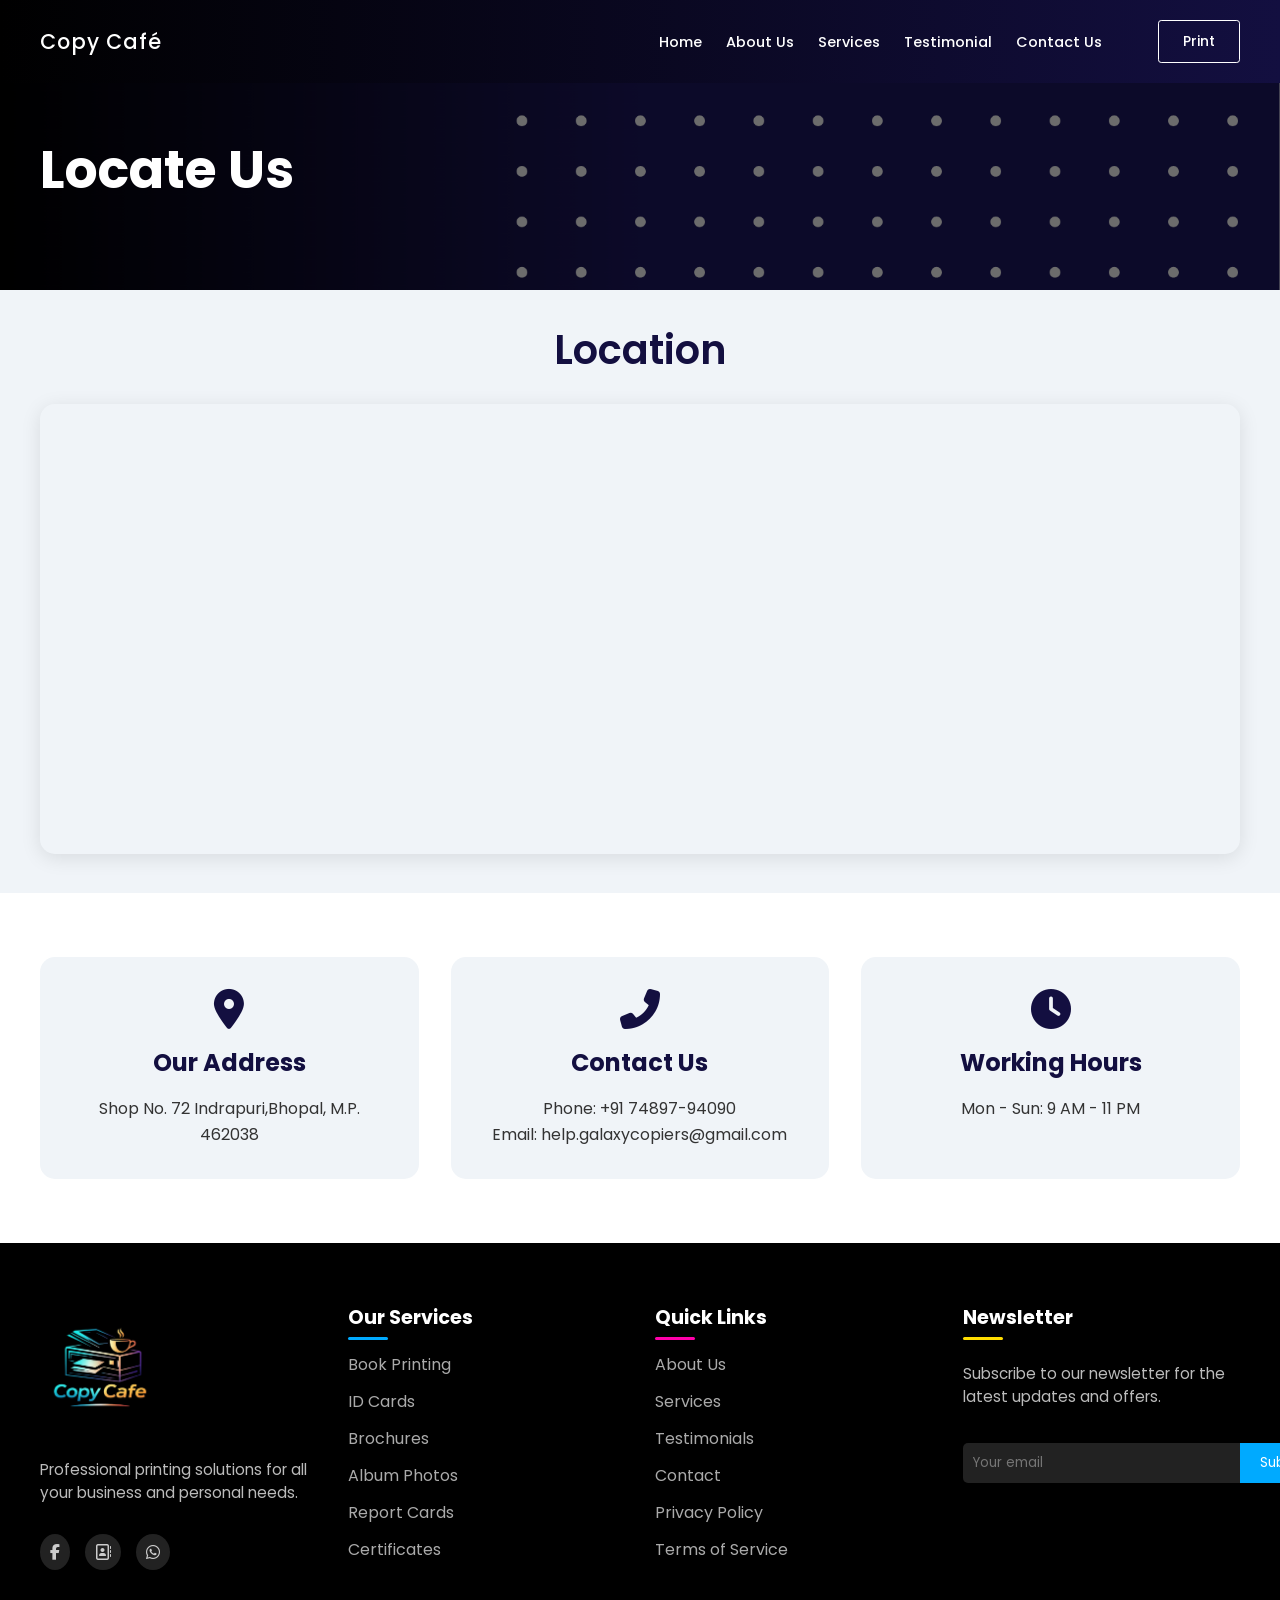
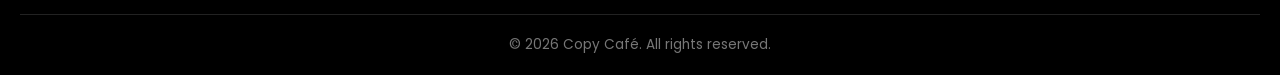
<file: locate.html>
<!DOCTYPE html>
<html lang="en">
	<head>
		<meta charset="UTF-8" />
		<meta name="viewport" content="width=device-width, initial-scale=1" />
		<title>Locate Us - Copy Café</title>
		<!-- -----------Fav Icon----------- -->
		<link
			rel="shortcut icon"
			href="images/fav-icon.png"
			type="image/x-icon"
		/>

		<!-- Google Fonts -->
		<link
			href="https://fonts.googleapis.com/css2?family=Poppins:wght@400;600&display=swap"
			rel="stylesheet"
		/>

		<!-- Font Awesome -->
		<link
			rel="stylesheet"
			href="https://cdnjs.cloudflare.com/ajax/libs/font-awesome/6.5.0/css/all.min.css"
		/>

		<!-- CSS -->
		 <link rel="stylesheet" href="styles.css">
		<link rel="stylesheet" href="locate.css" />
	</head>

	<!-- ------Header----- -->
	<header>
		<nav class="nav-container">
			<div class="container nav" id="head">
				<!-- Logo -->
				<a href="#" class="logo">Copy Café</a>

				<!-- Navbar -->
				<div class="navbar">
					<li><a href="index.html" class="nav-link">Home</a></li>
					<li>
						<a href="index.html#about" class="nav-link">About Us</a>
					</li>
					<li>
						<a href="index.html#services" class="nav-link">Services</a>
					</li>
					<li>
						<a href="index.html#testimonial" class="nav-link"
							>Testimonial</a
						>
					</li>
					<li><a href="contact.html" class="nav-link">Contact Us</a></li>
					<a href="print-request.html" class="register-btn btn">Print</a>
				</div>

				<!-- Menu Icon - move this inside container.nav -->
				<div class="menu-icon">
					<div class="line1"></div>
					<div class="line2"></div>
					<div class="line3"></div>
				</div>
			</div>
		</nav>
	</header>

	<section class="hero-banner">
		<div class="hero-content">
		  <h3>Locate Us</h3>
		</div>
	  </section>
	  

	<body>
		<section class="map-section">
			<h1 class="page-title">Location</h1>
			<div class="map-container">
				<iframe
					src="https://www.google.com/maps/embed?pb=!1m18!1m12!1m3!1d221.03233365339605!2d81.3381822868861!3d21.167912557820408!2m3!1f0!2f0!3f0!3m2!1i1024!2i768!4f13.1!3m3!1m2!1s0x3a2922b0a2f8f9cd%3A0x2629137c2d828f25!2sGalaxy%20Copiers%20%26%20Services!5e1!3m2!1sen!2sin!4v1745665287271!5m2!1sen!2sin"
					width="100%"
					height="450"
					style="border: 0"
					allowfullscreen=""
					loading="lazy"
					referrerpolicy="no-referrer-when-downgrade"
				></iframe>
			</div>
		</section>

		<section class="info-section">
			<div class="info-grid">
				<div class="info-box">
					<i class="fas fa-map-marker-alt"></i>
					<h3>Our Address</h3>
					<p>Shop No. 72 Indrapuri,Bhopal, M.P. 462038</p>
				</div>
				<div class="info-box">
					<i class="fas fa-phone-alt"></i>
					<h3>Contact Us</h3>
					<p>
						Phone: +91 74897-94090<br />Email: help.galaxycopiers@gmail.com
					</p>
				</div>
				<div class="info-box">
					<i class="fas fa-clock"></i>
					<h3>Working Hours</h3>
					<p>
						Mon - Sun: 9 AM - 11 PM
					</p>
				</div>
			</div>
		</section>

		<!-- --------------------New footer----------------------- -->
		<footer class="footer">
			<div class="footer-container">
				<div class="footer-col">
					<a href="index.html">
					<img src="./images/logo.png" alt="Logo" class="footer-logo" /></a>
					<p>
						Professional printing solutions for all your business
						and personal needs.
					</p>
					<div class="social-icons">
						<a
							href="https://www.facebook.com/"
							target="_blank"
							><i class="fab fa-facebook-f"></i
						></a>
						<a
							href="https://www.justdial.com/Bhilai/"
							target="_blank"
							><i class="fa-regular fa-address-book"></i
						></a>
						<a href="https://wa.me/917489794090" target="_blank"
							><i class="fab fa-whatsapp"></i
						></a>
					</div>
				</div>

				<div class="footer-col">
					<h4 class="footer-heading blue">Our Services</h4>
					<ul>
						<li><a href="contact.html">Book Printing</a></li>
						<li><a href="index.html#idcard">ID Cards</a></li>
						<li><a href="contact.html">Brochures</a></li>
						<li><a href="index.html#album">Album Photos</a></li>
						<li><a href="contact.html">Report Cards</a></li>
						<li><a href="contact.html">Certificates</a></li>
					</ul>
				</div>

				<div class="footer-col">
					<h4 class="footer-heading pink">Quick Links</h4>
					<ul>
						<li><a href="index.html#about">About Us</a></li>
						<li><a href="index.html#services">Services</a></li>
						<li><a href="index.html#testimonial">Testimonials</li>
						<li><a href="contact.html">Contact</a></li>
						<li><a href="privacy-policy.html">Privacy Policy</a></li>
						<li><a href="terms.html">Terms of Service</a></li>
					</ul>

				</div>

				<div class="footer-col">
					<h4 class="footer-heading yellow">Newsletter</h4>
					<p>
						Subscribe to our newsletter for the latest updates and
						offers.
					</p>
					<form class="subscribe-form" name="submit-to-google-sheet">
						<input type="email" placeholder="Your email" name="email" required />
						<button type="submit">Subscribe</button>
					</form>
					<p id="form-message" style="color: green; margin-top: 10px;"></p>
				</div>
			</div>

			<div class="footer-bottom">
				© 2026 Copy Café. All rights reserved.
			</div>
		</footer>
		<!-- ------Link To Js--------- -->
		<script src="./main.js"></script>
	  	  
	  <script>
		document.addEventListener('DOMContentLoaded', function () {
		  const scriptURL = 'https://script.google.com/macros/s/AKfycbwfayMaai2-K6u4M07jL-VWuwxUphTdIqPU4S1xa-ybxd8fmvgsS54rv_glllTu1a_c/exec';
		  const form = document.forms['submit-to-google-sheet'];
		  const msg = document.getElementById('form-message');
	  
		  if (!form) {
			console.warn("Form not found!");
			return;
		  }
	  
		  form.addEventListener('submit', function (e) {
			e.preventDefault();
			fetch(scriptURL, {
			  method: 'POST',
			  body: new FormData(form)
			})
			  .then(response => {
				msg.textContent = "Thanks for signing up!";
				form.reset();
				setTimeout(() => msg.textContent = "", 3000);
			  })
			  .catch(error => {
				console.error('Error!', error.message);
				msg.textContent = "There was an error. Please try again.";
			  });
		  });
		});
	  </script>  
	  </body>
</html>
</file>
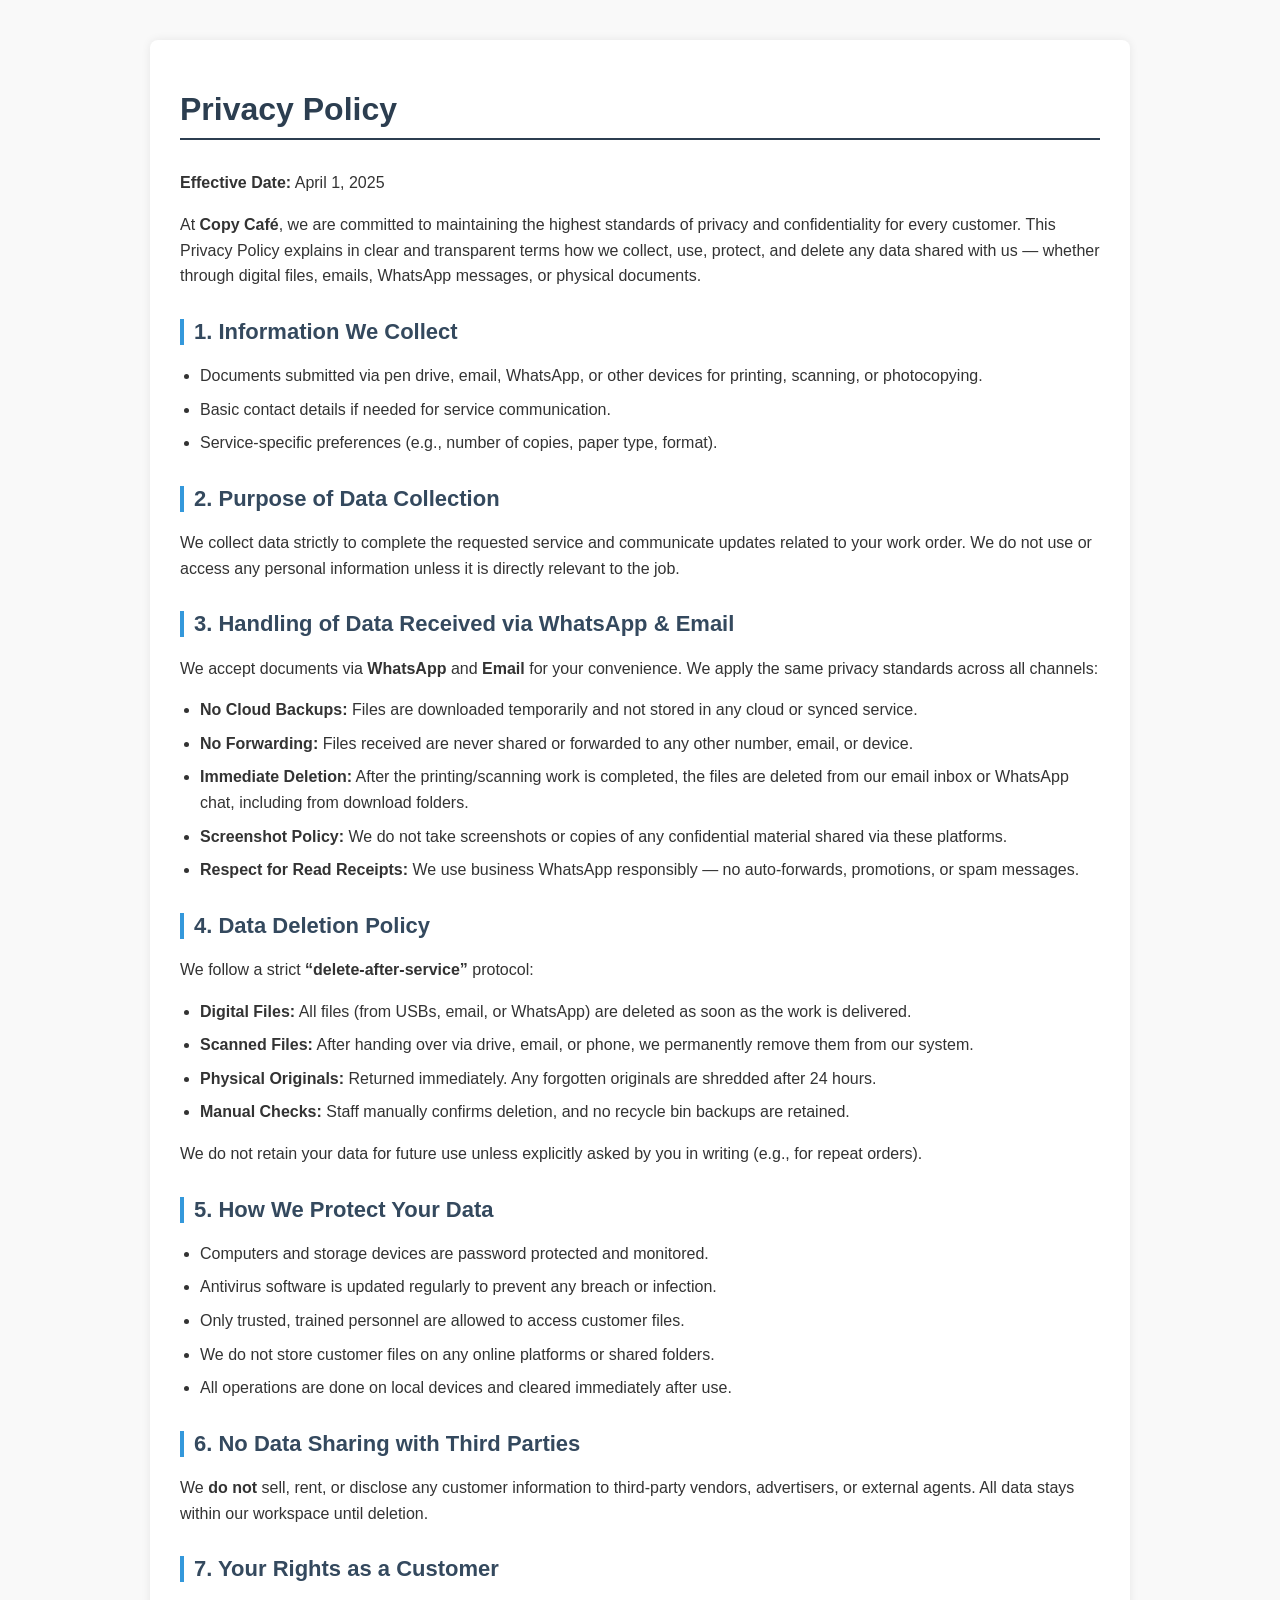
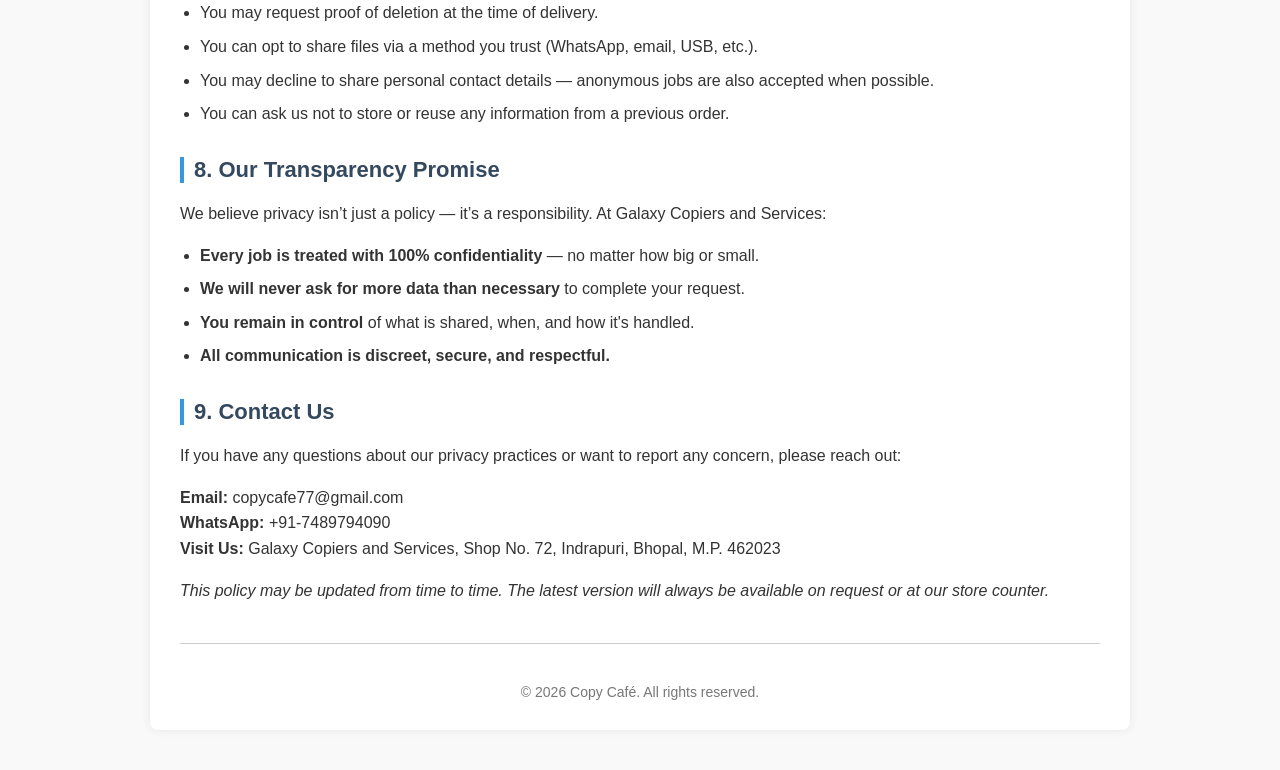
<file: privacy-policy.html>
<!DOCTYPE html>
<html lang="en">
<head>
  <meta charset="UTF-8" />
  <meta name="viewport" content="width=device-width, initial-scale=1.0"/>
  <title>Privacy Policy | Copy Café</title>
    <link rel="shortcut icon" href="images/fav-icon.png" type="image/x-icon"/>
  <style>
    body {
      font-family: 'Segoe UI', Tahoma, Geneva, Verdana, sans-serif;
      background-color: #f9f9f9;
      margin: 0;
      padding: 0;
      color: #333;
    }

    .container {
      max-width: 920px;
      margin: 40px auto;
      padding: 30px;
      background-color: #fff;
      box-shadow: 0 0 10px rgba(0,0,0,0.08);
      border-radius: 8px;
    }

    h1 {
      color: #2c3e50;
      font-size: 32px;
      border-bottom: 2px solid #2c3e50;
      padding-bottom: 10px;
      margin-bottom: 30px;
    }

    h2 {
      color: #34495e;
      font-size: 22px;
      margin-top: 30px;
      border-left: 4px solid #3498db;
      padding-left: 10px;
    }

    p, ul {
      font-size: 16px;
      line-height: 1.6;
    }

    ul {
      padding-left: 20px;
    }

    li {
      margin-bottom: 8px;
    }

    footer {
      text-align: center;
      font-size: 14px;
      color: #777;
      margin-top: 40px;
    }

    hr {
      margin-top: 40px;
      border: none;
      border-top: 1px solid #ccc;
    }
  </style>
</head>
<body>
  <div class="container">
    <h1>Privacy Policy</h1>
    <p><strong>Effective Date:</strong> April 1, 2025</p>

    <p>
      At <strong>Copy Café</strong>, we are committed to maintaining the highest standards of privacy and confidentiality for every customer. This Privacy Policy explains in clear and transparent terms how we collect, use, protect, and delete any data shared with us — whether through digital files, emails, WhatsApp messages, or physical documents.
    </p>

    <h2>1. Information We Collect</h2>
    <ul>
      <li>Documents submitted via pen drive, email, WhatsApp, or other devices for printing, scanning, or photocopying.</li>
      <li>Basic contact details if needed for service communication.</li>
      <li>Service-specific preferences (e.g., number of copies, paper type, format).</li>
    </ul>

    <h2>2. Purpose of Data Collection</h2>
    <p>We collect data strictly to complete the requested service and communicate updates related to your work order. We do not use or access any personal information unless it is directly relevant to the job.</p>

    <h2>3. Handling of Data Received via WhatsApp & Email</h2>
    <p>We accept documents via <strong>WhatsApp</strong> and <strong>Email</strong> for your convenience. We apply the same privacy standards across all channels:</p>
    <ul>
      <li><strong>No Cloud Backups:</strong> Files are downloaded temporarily and not stored in any cloud or synced service.</li>
      <li><strong>No Forwarding:</strong> Files received are never shared or forwarded to any other number, email, or device.</li>
      <li><strong>Immediate Deletion:</strong> After the printing/scanning work is completed, the files are deleted from our email inbox or WhatsApp chat, including from download folders.</li>
      <li><strong>Screenshot Policy:</strong> We do not take screenshots or copies of any confidential material shared via these platforms.</li>
      <li><strong>Respect for Read Receipts:</strong> We use business WhatsApp responsibly — no auto-forwards, promotions, or spam messages.</li>
    </ul>

    <h2>4. Data Deletion Policy</h2>
    <p>We follow a strict <strong>“delete-after-service”</strong> protocol:</p>
    <ul>
      <li><strong>Digital Files:</strong> All files (from USBs, email, or WhatsApp) are deleted as soon as the work is delivered.</li>
      <li><strong>Scanned Files:</strong> After handing over via drive, email, or phone, we permanently remove them from our system.</li>
      <li><strong>Physical Originals:</strong> Returned immediately. Any forgotten originals are shredded after 24 hours.</li>
      <li><strong>Manual Checks:</strong> Staff manually confirms deletion, and no recycle bin backups are retained.</li>
    </ul>
    <p>We do not retain your data for future use unless explicitly asked by you in writing (e.g., for repeat orders).</p>

    <h2>5. How We Protect Your Data</h2>
    <ul>
      <li>Computers and storage devices are password protected and monitored.</li>
      <li>Antivirus software is updated regularly to prevent any breach or infection.</li>
      <li>Only trusted, trained personnel are allowed to access customer files.</li>
      <li>We do not store customer files on any online platforms or shared folders.</li>
      <li>All operations are done on local devices and cleared immediately after use.</li>
    </ul>

    <h2>6. No Data Sharing with Third Parties</h2>
    <p>We <strong>do not</strong> sell, rent, or disclose any customer information to third-party vendors, advertisers, or external agents. All data stays within our workspace until deletion.</p>

    <h2>7. Your Rights as a Customer</h2>
    <ul>
      <li>You may request proof of deletion at the time of delivery.</li>
      <li>You can opt to share files via a method you trust (WhatsApp, email, USB, etc.).</li>
      <li>You may decline to share personal contact details — anonymous jobs are also accepted when possible.</li>
      <li>You can ask us not to store or reuse any information from a previous order.</li>
    </ul>

    <h2>8. Our Transparency Promise</h2>
    <p>We believe privacy isn’t just a policy — it’s a responsibility. At Galaxy Copiers and Services:</p>
    <ul>
      <li><strong>Every job is treated with 100% confidentiality</strong> — no matter how big or small.</li>
      <li><strong>We will never ask for more data than necessary</strong> to complete your request.</li>
      <li><strong>You remain in control</strong> of what is shared, when, and how it's handled.</li>
      <li><strong>All communication is discreet, secure, and respectful.</strong></li>
    </ul>

    <h2>9. Contact Us</h2>
    <p>If you have any questions about our privacy practices or want to report any concern, please reach out:</p>
    <p>
      <strong>Email:</strong> copycafe77@gmail.com<br/>
      <strong>WhatsApp:</strong> +91-7489794090<br/>
      <strong>Visit Us:</strong> Galaxy Copiers and Services, Shop No. 72, Indrapuri, Bhopal, M.P. 462023
    </p>

    <p><em>This policy may be updated from time to time. The latest version will always be available on request or at our store counter.</em></p>

    <hr/>
    <footer>
      &copy; 2026 Copy Café. All rights reserved.
    </footer>
  </div>
</body>
</html>
</file>
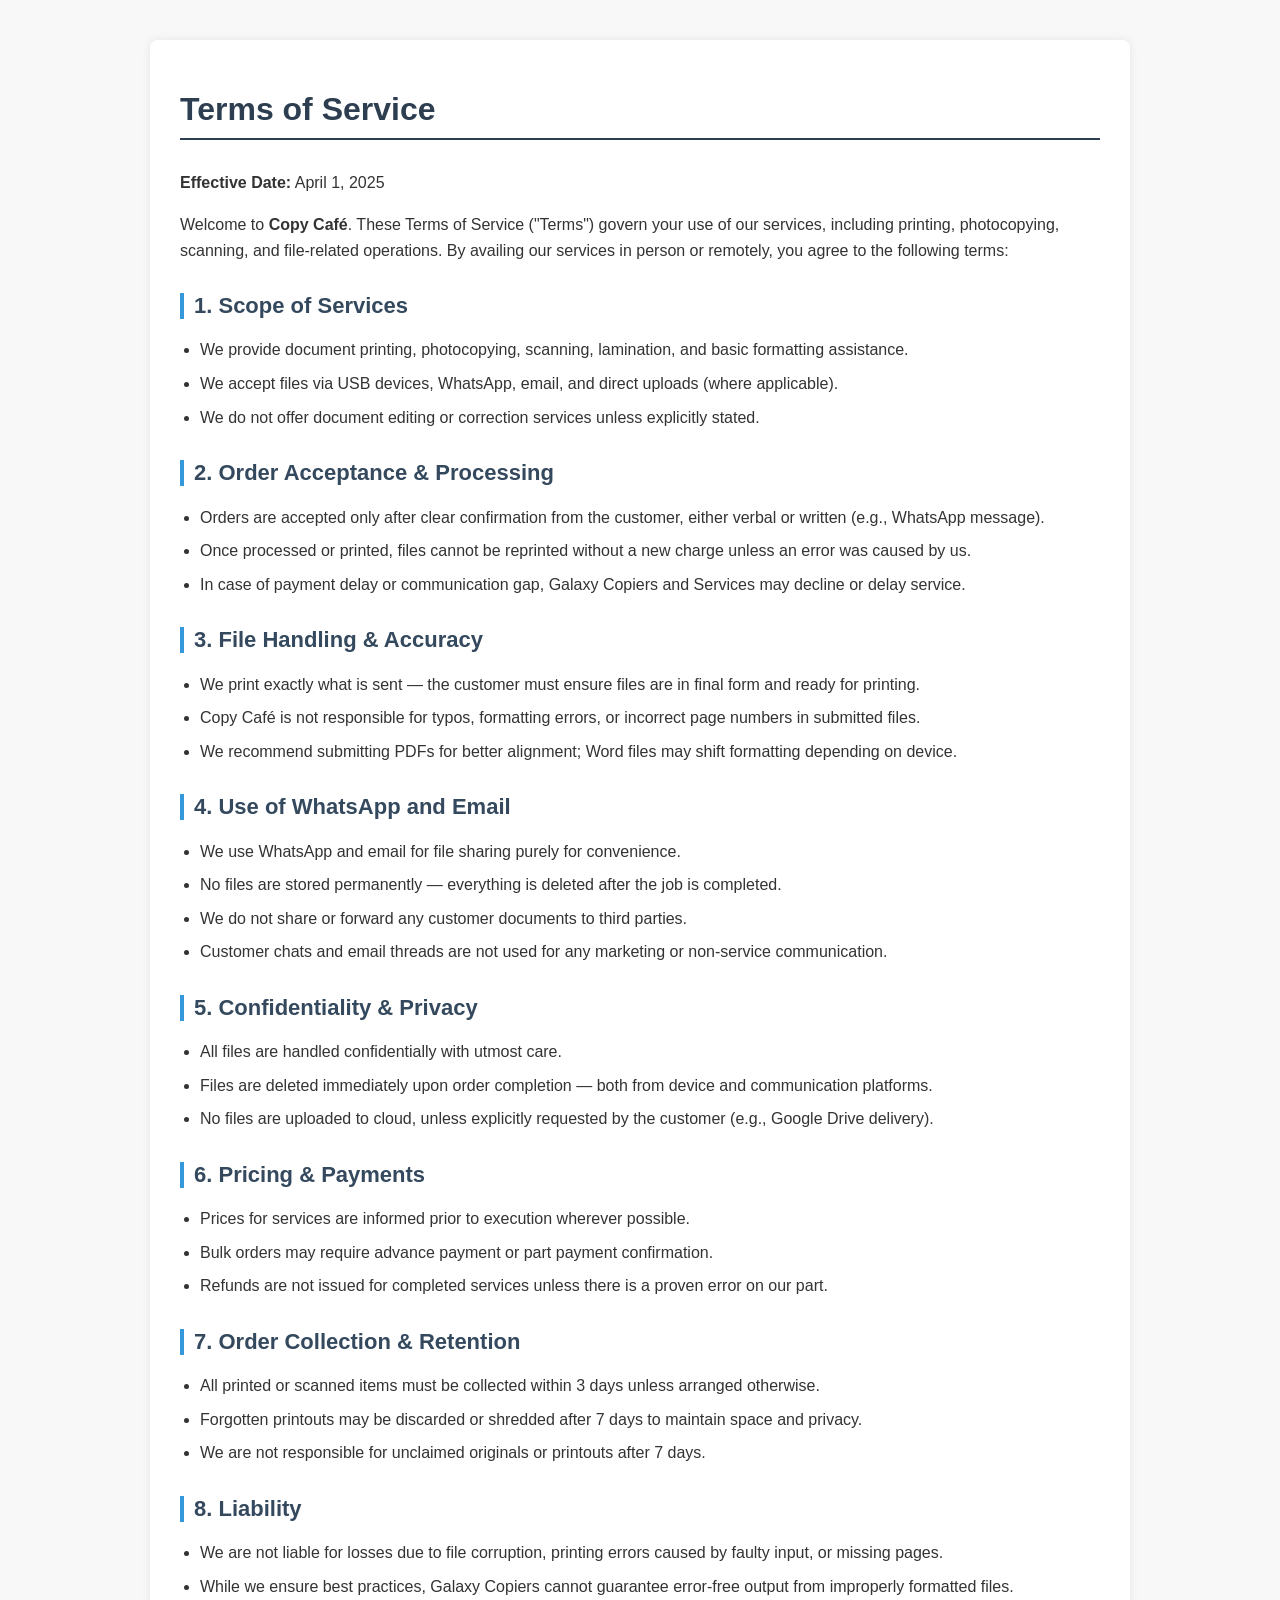
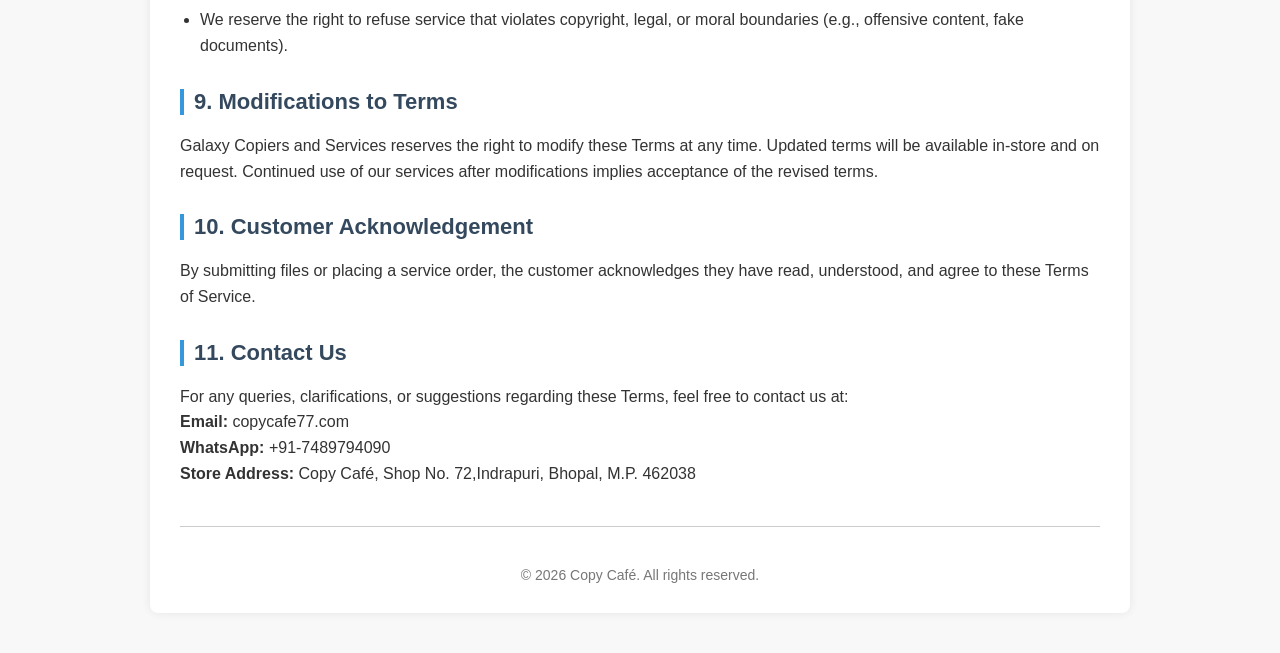
<file: terms.html>
<!DOCTYPE html>
<html lang="en">
<head>
  <meta charset="UTF-8" />
  <meta name="viewport" content="width=device-width, initial-scale=1.0"/>
  <title>Terms of Service | Copy Café</title>
  <style>
    body {
      font-family: 'Segoe UI', Tahoma, Geneva, Verdana, sans-serif;
      background-color: #f8f8f8;
      margin: 0;
      padding: 0;
      color: #333;
    }

    .container {
      max-width: 920px;
      margin: 40px auto;
      padding: 30px;
      background-color: #fff;
      box-shadow: 0 0 10px rgba(0,0,0,0.08);
      border-radius: 8px;
    }

    h1 {
      font-size: 32px;
      color: #2c3e50;
      border-bottom: 2px solid #2c3e50;
      padding-bottom: 10px;
      margin-bottom: 30px;
    }

    h2 {
      font-size: 22px;
      color: #34495e;
      margin-top: 30px;
      border-left: 4px solid #3498db;
      padding-left: 10px;
    }

    p, ul {
      font-size: 16px;
      line-height: 1.6;
    }

    ul {
      padding-left: 20px;
    }

    li {
      margin-bottom: 8px;
    }

    footer {
      text-align: center;
      font-size: 14px;
      color: #777;
      margin-top: 40px;
    }

    hr {
      margin-top: 40px;
      border: none;
      border-top: 1px solid #ccc;
    }
  </style>
</head>
<body>
  <div class="container">
    <h1>Terms of Service</h1>
    <p><strong>Effective Date:</strong> April 1, 2025</p>

    <p>
      Welcome to <strong>Copy Café</strong>. These Terms of Service ("Terms") govern your use of our services, including printing, photocopying, scanning, and file-related operations. By availing our services in person or remotely, you agree to the following terms:
    </p>

    <h2>1. Scope of Services</h2>
    <ul>
      <li>We provide document printing, photocopying, scanning, lamination, and basic formatting assistance.</li>
      <li>We accept files via USB devices, WhatsApp, email, and direct uploads (where applicable).</li>
      <li>We do not offer document editing or correction services unless explicitly stated.</li>
    </ul>

    <h2>2. Order Acceptance & Processing</h2>
    <ul>
      <li>Orders are accepted only after clear confirmation from the customer, either verbal or written (e.g., WhatsApp message).</li>
      <li>Once processed or printed, files cannot be reprinted without a new charge unless an error was caused by us.</li>
      <li>In case of payment delay or communication gap, Galaxy Copiers and Services may decline or delay service.</li>
    </ul>

    <h2>3. File Handling & Accuracy</h2>
    <ul>
      <li>We print exactly what is sent — the customer must ensure files are in final form and ready for printing.</li>
      <li>Copy Café is not responsible for typos, formatting errors, or incorrect page numbers in submitted files.</li>
      <li>We recommend submitting PDFs for better alignment; Word files may shift formatting depending on device.</li>
    </ul>

    <h2>4. Use of WhatsApp and Email</h2>
    <ul>
      <li>We use WhatsApp and email for file sharing purely for convenience.</li>
      <li>No files are stored permanently — everything is deleted after the job is completed.</li>
      <li>We do not share or forward any customer documents to third parties.</li>
      <li>Customer chats and email threads are not used for any marketing or non-service communication.</li>
    </ul>

    <h2>5. Confidentiality & Privacy</h2>
    <ul>
      <li>All files are handled confidentially with utmost care.</li>
      <li>Files are deleted immediately upon order completion — both from device and communication platforms.</li>
      <li>No files are uploaded to cloud, unless explicitly requested by the customer (e.g., Google Drive delivery).</li>
    </ul>

    <h2>6. Pricing & Payments</h2>
    <ul>
      <li>Prices for services are informed prior to execution wherever possible.</li>
      <li>Bulk orders may require advance payment or part payment confirmation.</li>
      <li>Refunds are not issued for completed services unless there is a proven error on our part.</li>
    </ul>

    <h2>7. Order Collection & Retention</h2>
    <ul>
      <li>All printed or scanned items must be collected within 3 days unless arranged otherwise.</li>
      <li>Forgotten printouts may be discarded or shredded after 7 days to maintain space and privacy.</li>
      <li>We are not responsible for unclaimed originals or printouts after 7 days.</li>
    </ul>

    <h2>8. Liability</h2>
    <ul>
      <li>We are not liable for losses due to file corruption, printing errors caused by faulty input, or missing pages.</li>
      <li>While we ensure best practices, Galaxy Copiers cannot guarantee error-free output from improperly formatted files.</li>
      <li>We reserve the right to refuse service that violates copyright, legal, or moral boundaries (e.g., offensive content, fake documents).</li>
    </ul>

    <h2>9. Modifications to Terms</h2>
    <p>
      Galaxy Copiers and Services reserves the right to modify these Terms at any time. Updated terms will be available in-store and on request. Continued use of our services after modifications implies acceptance of the revised terms.
    </p>

    <h2>10. Customer Acknowledgement</h2>
    <p>
      By submitting files or placing a service order, the customer acknowledges they have read, understood, and agree to these Terms of Service.
    </p>

    <h2>11. Contact Us</h2>
    <p>
      For any queries, clarifications, or suggestions regarding these Terms, feel free to contact us at:<br/>
      <strong>Email:</strong> copycafe77.com<br/>
      <strong>WhatsApp:</strong> +91-7489794090<br/>
      <strong>Store Address:</strong> Copy Café, Shop No. 72,Indrapuri, Bhopal, M.P. 462038<br/>
    </p>

    <hr/>
    <footer>
      &copy; 2026 Copy Café. All rights reserved.
    </footer>
  </div>
</body>
</html>
</file>
<file: styles.css>
@import url("https://fonts.googleapis.com/css2?family=Poppins:ital,wght@0,100;0,200;0,300;0,400;0,500;0,600;0,700;0,800;0,900;1,100;1,200;1,300;1,400;1,500;1,600;1,700;1,800;1,900&family=Raleway:ital,wght@0,100..900;1,100..900&family=Roboto+Slab:wght@100..900&display=swap");

:root {
	--main-color: #0a0725;
	--text-color: #ffffff;
	--border-color: rgb(169, 112, 200);
	--container-color: linear-gradient(to right, #000000 0%, #130f40 100%);
	;
	--bg-color: #000000;
	--text-alter-color: #27292b;
	--poppins-font: "Poppins", sans-serif;
	--font-family-1: "Raleway", sans-serif;
	--font-family-2: "Roboto Slab", serif;
}

* {
	margin: 0;
	padding: 0;
	box-sizing: border-box;
	scroll-behavior: smooth;
	scroll-padding-top: 3rem;
	font-family: var(--poppins-font);
}

body {
	color: var(--text-color);
}

a {
	text-decoration: none;
}

li {
	list-style: none;
}

img {
	width: 100%;
}

section {
	padding: 5rem 0 2rem;
}

.container {
	max-width: 960px;
	margin: auto;
	width: 100%;
}

#head.container.nav{
	max-width: 1200px;
}

/* ---------Header------------ */
header {
	position: fixed;
	top: 0;
	left: 0;
	width: 100%;
	z-index: 100;
}

header.shadow {
	background: linear-gradient(to right, #000000 0%, #130f40 100%);
	box-shadow: 0.1px 4px hsl(0deg 4% 15% /10%);
}
  
.nav {
	display: flex;
	justify-content: space-between;
	align-items: center;
	padding: 20px 0;
}

.logo {
	font-size: 1.3rem;
	font-weight: 500;
	letter-spacing: 1px;
	color: var(--text-color);
}

.navbar {
	display: flex;
	align-items: center;
	column-gap: 1.5rem;
}

.nav-link {
	position: relative;
	font-size: 0.9rem;
	font-weight: 500;
	color: var(--text-color);
	font-family: var(--poppins-font);
	transition: 0.3s all cubic-bezier(0.075, 0.82, 0.165, 1);
}

.nav-link::after {
	content: "";
	position: absolute;
	bottom: -2px;
	left: 0;
	width: 0;
	height: 2px;
	background: var(--text-color);
	transition: 0.3s all cubic-bezier(0.75, 0.82, 0.165, 1);
}

.nav-link:hover.nav-link::after {
	width: 50%;
	transition: 0.3s all cubic-bezier(0.75, 0.82, 0.165, 1);
}

.menu-icon {
	display: none;
	flex-direction: column;
	align-items: center;
	justify-content: center;
	row-gap: 5px;
	cursor: pointer;
	z-index: 200;
	transition: 0.3s;
}

.menu-icon div {
	display: block;
	background: var(--text-color);
	height: 3px;
	width: 25px;
	transition: 0.3s;
}

.move .line1 {
	transform: rotate(-45deg) translate(-5px, 5px);
}

.move .line2 {
	opacity: 0;
}

.move .line3 {
	transform: rotate(45deg) translate(-5px, -5px);
}

/* -----Btn--------- */
.register-btn {
	font-size: 0.875rem;
	font-weight: 500;
	color: var(--text-color);
	padding: 10px 24px;
	margin-left: 2rem;
	border: 1px solid var(--text-color);
}

.btn {
	padding: 10px 24px;
	border-radius: 0.2rem;
	font-family: var(--poppins-font);
	transition: 0.3s all linear;
}

.register-btn:hover,
.explore-btn:hover {
	color: var(--bg-color);
	background: var(--text-color);
}
.home {
	min-height: 640px;
	background: var(--container-color);
}

.home-img {
	display: none;
}

.home-data {
	position: relative;
	display: grid;
	grid-template-columns: repeat(2, 1fr);
	align-items: center;
}

.home-text {
	display: flex;
	flex-direction: column;
	row-gap: 0.5rem;
	margin-top: 2rem;
}

.home-text h3 {
	font-size: 1.1rem;
	font-weight: 500;
	letter-spacing: 1px;
	font-family: var(--poppins-font);
}

.home-text h2 {
	font-size: 2.8rem;
	font-weight: 600;
	letter-spacing: 1px;
	font-family: var(--font-family-2);
}

.home-text h2 {
	background: linear-gradient(to right, #00A0E3, #E4007C, #FFF200);
	-webkit-background-clip: text;
	-webkit-text-fill-color: transparent;
	background-clip: text;
	text-fill-color: transparent;
	font-size: 2.8rem;
	font-weight: 600;
	letter-spacing: 1px;
	font-family: var(--font-family-2);}

.home-btns {
	display: flex;
	align-items: center;
	column-gap: 1.5rem;
	margin-top: 1.5rem;
}

.book-btn {
	border: 1px solid var(--text-color);
	color: var(--bg-color);
	background: var(--text-color);
	border-radius: 0.2rem;
}

.book-btn:hover {
	color: var(--text-color);
	background: transparent;
}

.explore-btn {
	border: 1px solid var(--text-color);
	color: var(--text-color);
	border-radius: 0.2rem;
}

.home-bg {
	position: relative;
	width: 500px;
	height: 500px;
	bottom: -140px;
	z-index: 2;
}

.home-bg img {
	width: 100%;
	height: 100%;
	object-fit: cover;
	object-position: center;
}

.home-bg::after {
	content: "";
	width: 100%;
	height: 100%;
	position: absolute;
	top: -2rem;
	left: -2rem;
	border: 1px solid var(--border-color);
	background: transparent;
	z-index: -1;
}

.contact-info {
	display: inline-block;
	margin-top: 1.5rem;
}

.contact-info-box {
	display: inline-flex;
	align-items: center;
	column-gap: 0.5rem;
	margin-right: 1rem;
	margin-bottom: 1.5rem;
}

.contact-info-box .bx {
	font-size: 1.3rem;
}

.contact-info-box span {
	font-size: 0.875rem;
}

/* ----------About--------------- */

.about-text {
	text-align: center;
	margin-top: 4rem !important;
}

.heading1, .heading2, .heading3{
	position: relative;
	display: inline-flex;
	font-size: 1.5rem;
	font-weight: 500;
	letter-spacing: 1px;
	font-family: var(--poppins-font);
}

.heading1::after {
	content: "";
	position: absolute;
	right: -12px;
	width: 40px;
	height: 40px;
	bottom: 0;
	background: #b6eef4;
	z-index: -1;
	clip-path: polygon(
		50% 0%,
		83% 12%,
		100% 43%,
		94% 78%,
		68% 100%,
		32% 100%,
		6% 78%,
		0% 43%,
		17% 12%
	);
}

.heading2::after {
	content: "";
	position: absolute;
	right: -12px;
	width: 40px;
	height: 40px;
	bottom: 0;
	background: #ffaad9;
	z-index: -1;
	clip-path: polygon(
		50% 0%,
		83% 12%,
		100% 43%,
		94% 78%,
		68% 100%,
		32% 100%,
		6% 78%,
		0% 43%,
		17% 12%
	);
}

.heading3::after {
	content: "";
	position: absolute;
	right: -12px;
	width: 40px;
	height: 40px;
	bottom: 0;
	background: #f6f29d;
	z-index: -1;
	clip-path: polygon(
		50% 0%,
		83% 12%,
		100% 43%,
		94% 78%,
		68% 100%,
		32% 100%,
		6% 78%,
		0% 43%,
		17% 12%
	);
}

.about-text h1 {
	font-size: 1.8rem;
	letter-spacing: 1px;
	margin: 1rem 0;
}

.about-text p {
	max-width: 600px;
	margin: auto;
	font-size: 1.075rem;
	color: var(--text-alter-color);
	margin-bottom: 1.5rem;
}

.learn-more {
	display: inline-flex;
	align-items: self-end;
	color: var(--text-color);
}

.learn-more .fa-solid {
	font-size: 1.2rem;
	margin-left: 0.4rem;
	transition: 0.5s all cubic-bezier(0.075, 0.82, 0.165, 1);
}

.learn-more:hover .fa-solid {
	margin-left: 0.8rem;
	transition: 0.5s all cubic-bezier(0.075, 0.82, 0.165, 1);
}

.about-data {
	display: grid;
	grid-template-columns: repeat(auto-fit, minmax(290px, auto));
	gap: 2rem;
	margin-top: 2rem;
}

.about-box {
	position: relative;
	width: 100%;
	height: 280px;
}

.about-box::after {
	content: "";
	width: 100%;
	height: 100%;
	position: absolute;
	top: 7px;
	left: 7px;
	border: 1px solid var(--border-color);
	background: transparent;
	z-index: -1;
	border-radius: 10px;
}
/* --------Edited last-------- */
.about-box img {
	position: absolute;
	width: 100%;
	height: 100%;
	object-fit: cover;
	object-position: center;
	display: block;
	border-radius: 10px;
}


.about-overlay1 {
	position: absolute;
	top: 0;
	left: 0;
	width: 100%;
	height: 100%;
	display: flex;
	flex-direction: column;
	justify-content: center;
	background: hsla(180, 70%, 60%, 0.35);
	backdrop-filter: blur(8px);
	-webkit-backdrop-filter: blur(8px);
	box-shadow: inset 0 0 20px rgba(255, 255, 255, 0.2); /* subtle inner glow */
	padding: 15px;
	clip-path: circle(0% at 50% 50%);
	transition: 0.5s all cubic-bezier(0.075, 0.82, 0.165, 1);
	border-radius: 10px;
}

.about-overlay2 {
	position: absolute;
	top: 0;
	left: 0;
	width: 100%;
	height: 100%;
	display: flex;
	flex-direction: column;
	justify-content: center;
	background: hsla(330, 80%, 60%, 0.35);
	backdrop-filter: blur(8px);
	-webkit-backdrop-filter: blur(8px);
	box-shadow: inset 0 0 20px rgba(255, 255, 255, 0.2); /* subtle inner glow */
	padding: 15px;
	clip-path: circle(0% at 50% 50%);
	transition: 0.5s all cubic-bezier(0.075, 0.82, 0.165, 1);
	border-radius: 10px;
}

.about-overlay3 {
	position: absolute;
	top: 0;
	left: 0;
	width: 100%;
	height: 100%;
	display: flex;
	flex-direction: column;
	justify-content: center;
	background: hsla(60, 100%, 60%, 0.35); /* frosted */
	backdrop-filter: blur(8px);
	-webkit-backdrop-filter: blur(8px);
	box-shadow: inset 0 0 20px rgba(255, 255, 255, 0.2); /* subtle inner glow */
	padding: 15px;
	clip-path: circle(0% at 50% 50%);
	transition: 0.5s all cubic-bezier(0.075, 0.82, 0.165, 1);
	border-radius: 10px;
}



.overlay-text h2 {
	font-size: 1.2rem;
	/* margin-top: 0.5rem; */
	text-align: center;
	justify-content: center;
}

.overlay-text p {
	font-size: 0.978rem;
}

.about-box:hover .about-overlay1 {
	clip-path: circle(70.7% at 50% 50%);
	transition: 0.5s all cubic-bezier(0.075, 0.82, 0.165, 1);
}

.about-box:hover .about-overlay2 {
	clip-path: circle(70.7% at 50% 50%);
	transition: 0.5s all cubic-bezier(0.075, 0.82, 0.165, 1);
}

.about-box:hover .about-overlay3 {
	clip-path: circle(70.7% at 50% 50%);
	transition: 0.5s all cubic-bezier(0.075, 0.82, 0.165, 1);
}

.services .heading {
	margin-bottom: 1rem;
}

.ser-img {
	position: relative;
	width: 380px;
	height: 450px;
	margin-top: 1rem;
}

.ser-img::after {
	content: "";
	width: 100%;
	height: 100%;
	position: absolute;
	top: -1rem;
	right: -1rem;
	border: 1px solid var(--border-color);
	background: transparent;
	z-index: -1;
}

.ser-img img {
	width: 100%;
	height: 100%;
	object-fit: cover;
	object-position: center;
}

.service-box {
	display: grid;
	grid-template-columns: repeat(2, 1fr);
	gap: 1.5rem;
}

.box-data h2 {
	font-size: 1.8rem;
}

.box-data p {
	font-size: 1.075rem;
	color: var(--text-alter-color);
	letter-spacing: 1px;
	margin: 1.5rem 0;
}

.package {
	display: grid;
	row-gap: 1rem;
	margin: 2rem 0 1rem;
}

.p-box {
	display: flex;
	align-items: center;
	column-gap: 0.5rem;
}

.p-box .bx {
	font-size: 1.2rem;
	color: #130f40;
}



.p-box span {
	font-weight: 500;
}

.book-now {
	max-width: 150px;
	text-align: center;
	border: 1px solid #130f40;
	color: #130f40;
	border-radius: 0.3rem;
	margin-top: 1.5rem;
}

.book-now:hover {
	border: 1px solid var(--border-color);
	color: #fff;
	background: #130f40;
}

.slider-btns {
	display: flex;
	justify-content: center;
	width: 100%;
	max-width: 1000px;
	margin: 1.5rem auto 1.5rem auto;
}

.swiper-button-prev,
.swiper-button-next {
	position: static !important;
	transform: translate(0, 0);
	margin: 10px 0 0 10px !important;
	background-color: #130f40;
	width: 100px !important;
	height: 45px !important;
	border-radius: 5px;
}

.swiper-button-prev::after,
.swiper-button-next::after {
	font-size: 20px !important;
	font-weight: 800;
	color: #ffffff !important;
}

/* ------------------Testimonial----------------- */
.testimonial .heading {
	margin-bottom: 1rem;
}

.testimonial h3 {
	font-size: 1.8rem;
	letter-spacing: 1px;
	font-weight: 500;
}

.testimonial-data {
	display: grid;
	grid-template-columns: repeat(3, 1fr);
	gap: 1.5rem;
	margin-top: 2rem;
}

.t-img {
	width: 100%;
	height: 280px;
	position: relative;
	margin-bottom: 1.5rem;
}

.t-img img {
	position: absolute;
	width: 100%;
	height: 100%;
	object-fit: cover;
	object-position: center;
}

.t-img .fa-solid {
	font-size: 1.2rem;
	position: absolute;
	bottom: -1.2rem;
	right: 1rem;
	padding: 15px;
	color: var(--bg-color);
	background: #ff4ad8;
}

/* ----------------edits---------------- */
#q1{
	background: #00A0E3;
}
#q2{
	background: #00A0E3;
}
#q3{
	background: #00A0E3;
}

/* #q2{
	background: #ff00aa;
}

#q3{
	background: #ffdd00;
} */
	
/* ---------------------------------------------- */
.t-box h2 {
	font-size: 1.4rem;
	font-weight: 500;
	letter-spacing: 1px;
	margin-bottom: 1rem;
}

.t-box p {
	font-size: 1.02rem;
}

/* ---------------------Copyright------------------------ */

.copyright {
	padding: 20px;
	text-align: center;
	color: var(--bg-color);
	background: var(--text-alter-color);
}

/* ----------------Loader----------------- */
.loader{
	position: fixed;
	top: 0;
	left: 0;
	width: 100%;
	height: 100%;
	background: hsl(0, 0%, 99%);
	display: grid;
	place-items: center;
	z-index: 1000;
}

.loader img{
	width:150px;
}

/* ----------Media Queries for Responsiveness-------------- */

@media (max-width: 985px) {
	.container {
		margin: 0 auto;
		width: 90%;
	}

	.home {
		min-height: 600px;
		padding-top: 7rem;
	}

	.home-bg {
		width: 420px;
		height: 420px;
		bottom: -150px;
	}
}

@media (max-width: 875px) {
	.nav {
		padding: 15px 0;
	}

	.home-bg {
		width: 350px;
		height: 350px;
		bottom: -154px;
		transform: translateX(38px);
	}

	.service-box {
		display: grid;
		grid-template-columns: repeat(2, 1fr);
	}

	.testimonial-data {
		grid-template-columns: repeat(2, 1fr);
	}

	.footer-container {
		grid-template-columns: repeat(3, 1fr);
	}
}

@media (max-width: 864px) {
	.home-bg {
		position: unset;
		transform: translateX(0);
	}

	.home-bg::after {
		top: -1rem;
		left: -1rem;
	}
}

@media (max-width: 800px) {
	.nav {
		padding: 14px 0;
	}

	.home-img {
		display: initial;
	}

	.home-bg {
		display: none;
	}

	.home-data {
		grid-template-columns: 1fr;
	}

	.home-img {
		position: relative;
		width: 350px;
		height: 350px;
		z-index: 2;
		margin-top: 1.5rem;
	}

	.home-img img {
		width: 100%;
		height: 100%;
		object-fit: cover;
		object-position: center;
	}

	.home-img::after {
		content: "";
		width: 100%;
		height: 100%;
		position: absolute;
		top: -1rem;
		left: -1rem;
		border: 1px solid var(--main-color);
		background: transparent;
		z-index: -1;
	}

	.home-text h3 {
		font-size: 1rem;
	}

	.home-text h2 {
		font-size: 2.4rem;
	}

	.menu-icon {
		display: flex;
	}

	.navbar {
		position: absolute;
		top: 0;
		right: 0;
		width: 300px;
		min-height: 100vh;
		background: var(--main-color);
		display: flex;
		flex-direction: column;
		align-items: center;
		padding: 50px 0;
		clip-path: polygon(100% 0, 100% 0, 100% 100%, 100% 100%);
		transition: 0.5s all cubic-bezier(0.075, 0.82, 0.165, 1);
		pointer-events: none;
		opacity: 0;
		z-index: 150;
	}
	
	.navbar.open-menu {
		clip-path: polygon(0 0, 100% 0, 100% 100%, 0% 100%);
		pointer-events: auto;
		opacity: 1;
	}
	

	.open-menu {
		clip-path: polygon(0 0, 100% 0%, 100% 100%, 0% 100%);
		transition: 0.5s all cubic-bezier(0.075, 0.82, 0.165, 1);
	}

	.nav-link {
		display: block;
		margin: 1rem 0;
	}

	.register-btn {
		margin: 1.5rem 0 0 0;
	}

	.heading,
	.services .heading,
	.testimonial .heading {
		font-size: 1.3rem;
	}

	.about-text {
		margin-top: 0 !important;
	}

	.ser-image {
		width: 344px;
		height: 395px;
	}

	.heading::after {
		width: 35px;
		height: 35px;
	}

	.about-text h1,
	.box-data h2,
	.testimonial h3 {
		font-size: 1.5rem;
	}

	.t-box h2 {
		font-size: 1.2rem;
	}

	.box-data p {
		font-size: 1.02rem;
	}
}

@media (max-width:680px){
	.home{
		padding-top: 5rem;
	}

	.about-data{
		grid-template-columns: repeat(2, 1fr);
	}

	.footer-container{
		grid-template-columns: repeat(2, 1fr);
	}
}

@media (max-width:445px){
	.about-data{
		grid-template-columns: repeat(1,260px);
		justify-content: center;
	}

	.ser-img{
		width: 100%;
		height: 370px;
	}

	.testimonial-data,
	.footer-container{
		grid-template-columns: 1fr;
	}
}

@media (max-widh: 385px){
	.home-img{
		width:100%;
		transform: translateX(16px);
	}

	.ser-img{
		width:90%
	}

	.home-text h3{
		font-size: 0.9rem;
	}

	.home-text h2{
		font-size: 2rem;
	}

	.about-text h1, .box-data h2, .testimonial h3{
		font-size: 1.3rem;
	}
}

@media (max-width: 315px){
	.navbar{
		width: 100%;
	}
	
	.home-btns{
		display: grid;
		align-items: center;
		margin-top: 1.5rem;
		text-align: center;
		row-gap: 1rem;
	}

	.about-data{
		grid-template-columns: 1fr;
	}

	.about-box{
		width: 95%
	}

	.ser-img{
		height: 310px;
	}

	.contact-info{
		display: flex;
		flex-direction: column;
		
	}
}

/* ----------------------Edits------------------------ */
.top{
	color:#130f40;
}

.overlay-sub{
	padding-top:10px;
}
.overlay-text p, .overlay-text h2{
	color:#130f40;
}

/* -------------------------new footer-------------------------- */
.footer {
	background: #000;
	color: #ccc;
	padding: 60px 20px 20px;
	font-family: 'Poppins', sans-serif;
  }
  
  .footer-container {
	display: grid;
	grid-template-columns: repeat(auto-fit, minmax(250px, 1fr));
	gap: 30px;
	max-width: 1200px;
	margin: auto;
  }
  
  .footer-col {
	display: flex;
	flex-direction: column;
  }
  
  .footer-logo {
	width: 120px;
	margin-bottom: 10px;
  }
  
  .footer p {
	margin: 10px 0 20px;
	font-size: 0.95rem;
	color: #bbb;
  }
  
  .footer-heading {
	color: #fff;
	font-weight: bold;
	margin-bottom: 20px;
	position: relative;
	font-size: 1.2rem;
  }
  
  .footer-heading::after {
	content: "";
	width: 40px;
	height: 3px;
	background: #fff;
	position: absolute;
	left: 0;
	bottom: -8px;
	border-radius: 5px;
  }
  
  /* Different underline colors */
  .footer-heading.blue::after {
	background: #00aaff;
  }
  
  .footer-heading.pink::after {
	background: #ff00aa;
  }
  
  .footer-heading.yellow::after {
	background: #ffdd00;
  }
  
  .footer-col ul {
	list-style: none;
	padding: 0;
  }
  
  .footer-col ul li {
	margin-bottom: 12px;
  }
  
  .footer-col ul li a {
	color: #aaa;
	text-decoration: none;
	transition: 0.3s;
  }
  
  .footer-col ul li a:hover {
	color: #fff;
  }
  
  /* Social Icons */
  .social-icons {
	display: flex;
	gap: 15px;
	margin-top: 10px;
  }
  
  .social-icons a {
	background: #222;
	padding: 10px;
	border-radius: 50%;
	display: inline-flex;
	align-items: center;
	justify-content: center;
	color: #ccc;
	font-size: 16px;
	transition: 0.3s;
  }
  
  .social-icons a:hover {
	background: #00aaff;
	color: #000;
  }
  
  /* Newsletter Form */
  .subscribe-form {
	display: flex;
	margin-top: 15px;
  }
  
  .subscribe-form input[type="email"] {
	flex: 1;
	padding: 10px;
	border: none; /* No border normally */
	background: #222;
	color: #fff;
	border-radius: 5px 0 0 5px;
	outline: none; /* Remove default ugly blue outline */
  }
  
  /* When user clicks inside (focus) */
  .subscribe-form input[type="email"]:focus {
	border: 1px solid #00aaff; /* Blue border only when active */
  }
  
  
  
  .subscribe-form button {
	padding: 10px 20px;
	border: none;
	background: #00aaff;
	color: #fff;
	border-radius: 0 5px 5px 0;
	cursor: pointer;
	transition: 0.3s;
  }
  
  .subscribe-form button:hover {
	background: #0088cc;
  }
  
  /* Footer Bottom */
  .footer-bottom {
	text-align: center;
	margin-top: 40px;
	padding-top: 20px;
	border-top: 1px solid #222;
	font-size: 0.85rem;
	color: #777;
  }
  
  /* Responsive Design */
@media (max-width: 768px) {
	.footer-content {
	  flex-direction: column;
	  align-items: center;
	  text-align: center;
	}
	
	.footer-section {
	  margin-bottom: 30px;
	}
  
	.subscribe-form {
	  flex-direction: column;
	  width: 100%;
	}
  
	.subscribe-form input[type="email"],
	.subscribe-form button {
	  width: 100%;
	  border-radius: 5px;
	}
  
	.subscribe-form button {
	  margin-top: 10px;
	  border-radius: 5px;
	}
  }
</file>
<file: locate.css>
/* locate.css */

body {
    margin: 0;
    font-family: 'Poppins', sans-serif;
    background-color: #f8f9fa;
    color: #333;
  }
  
  /* Map Section */
  .map-section {
    text-align: center;
    padding: 2rem 1rem;
    background: #ffffff;
    animation: fadeIn 1s ease forwards;
  }
  
  .page-title {
    font-size: 2.5rem;
    font-weight: 600;
    margin-bottom: 1.5rem;
    color: #130f40;
  }
  
  /* Map container */
  .map-container iframe {
    width: 100%;
    max-width: 1200px;
    height: 450px;
    border-radius: 15px;
    box-shadow: 0 4px 20px rgba(0,0,0,0.1);
    animation: slideUp 1s ease forwards;
  }
  
  /* Info Section */
  .info-section {
    background-color: #ffffff;
    padding: 4rem 1rem;
  }
  
  .info-grid {
    display: grid;
    grid-template-columns: repeat(auto-fit, minmax(280px, 1fr));
    gap: 2rem;
    max-width: 1200px;
    margin: 0 auto;
    animation: fadeIn 2s ease forwards;
  }
  
  .info-box {
    background: #f0f4f8;
    border-radius: 15px;
    padding: 2rem;
    text-align: center;
    transition: transform 0.3s, box-shadow 0.3s;
  }
  
  .info-box:hover {
    transform: translateY(-10px);
    box-shadow: 0 10px 20px rgba(0,0,0,0.15);
  }
  
  .info-box i {
    font-size: 2.5rem;
    color: #130f40;
    margin-bottom: 1rem;
  }
  
  .info-box h3 {
    font-size: 1.5rem;
    margin-bottom: 1rem;
    color: #130f40;
  }
  
  .info-box p {
    font-size: 1rem;
    line-height: 1.6;
  }
  
  /* Animations */
  @keyframes fadeIn {
    0% { opacity: 0; transform: translateY(20px); }
    100% { opacity: 1; transform: translateY(0); }
  }
  
  @keyframes slideUp {
    0% { opacity: 0; transform: translateY(50px); }
    100% { opacity: 1; transform: translateY(0); }
  }
  
  /* Responsive Adjustments */
  @media (max-width: 768px) {
    .page-title {
      font-size: 2rem;
    }
  
    .info-box {
      padding: 1.5rem;
    }
  }
/* -------------------------------------header---------------------- */

:root {
	--main-color: #0a0725;
	--text-color: #ffffff;
	--container-color: linear-gradient(to right, #000000 0%, #130f40 100%);
	;
	--bg-color: #000000;
	--text-alter-color: #27292b;
	--poppins-font: "Poppins", sans-serif;
	--font-family-1: "Raleway", sans-serif;
	--font-family-2: "Roboto Slab", serif;}

  header {
    position: fixed;
    top: 0;
    left: 0;
    width: 100%;
    z-index: 100;
    background: var(--container-color);
  }
  
  header.shadow {
    background: linear-gradient(to right, #000000 0%, #130f40 100%);
    box-shadow: 0.1px 4px hsl(0deg 4% 15% /10%);
  }
    
  .nav {
    display: flex;
    justify-content: space-between;
    align-items: center;
    padding: 20px 0;
  }
  
  .logo {
    font-size: 1.3rem;
    font-weight: 500;
    letter-spacing: 1px;
    color: var(--text-color);
  }

  .navbar {
    display: flex;
    align-items: center;
    column-gap: 1.5rem;
  }
  
  .nav-link {
    position: relative;
    font-size: 0.9rem;
    font-weight: 500;
    color: var(--text-color);
    font-family: var(--poppins-font);
    transition: 0.3s all cubic-bezier(0.075, 0.82, 0.165, 1);
  }
  
  .nav-link::after {
    content: "";
    position: absolute;
    bottom: -2px;
    left: 0;
    width: 0;
    height: 2px;
    background: var(--text-color);
    transition: 0.3s all cubic-bezier(0.75, 0.82, 0.165, 1);
  }
  
  .nav-link:hover.nav-link::after {
    width: 60%;
    transition: 0.3s all cubic-bezier(0.75, 0.82, 0.165, 1);
  }
  
  .menu-icon {
    display: none;
    flex-direction: column;
    align-items: center;
    justify-content: center;
    row-gap: 5px;
    cursor: pointer;
    z-index: 200;
    transition: 0.3s;
  }
  
  .menu-icon div {
    display: block;
    background: var(--text-color);
    height: 3px;
    width: 25px;
    transition: 0.3s;
  }
  
  .move .line1 {
    transform: rotate(-45deg) translate(-5px, 5px);
  }
  
  .move .line2 {
    opacity: 0;
  }
  
  .move .line3 {
    transform: rotate(45deg) translate(-5px, -5px);
  }
  
  /* -----Btn--------- */
  .register-btn {
    font-size: 0.875rem;
    font-weight: 500;
    color: var(--text-color);
    padding: 10px 24px;
    margin-left: 2rem;
    border: 1px solid var(--text-color);
  }
  
  .btn {
    padding: 10px 24px;
    border-radius: 0.2rem;
    font-family: var(--poppins-font);
    transition: 0.3s all linear;
  }
  
  .register-btn:hover,
  .explore-btn:hover {
    color: var(--bg-color);
    background: var(--text-color);
  }

  * {
    margin: 0;
    padding: 0;
    box-sizing: border-box;
    scroll-behavior: smooth;
    scroll-padding-top: 3rem;
    font-family: var(--poppins-font);
  }

  .map-section {
  padding-top: 30px; /* desktop header height */
}

/* .hero-banner {
  padding-top: 300px;
} */

.hero-content{
  padding-top: 50px;
}

@media (max-width: 768px) {
  .map-section {
    padding-top: 80px; /* mobile header height if smaller */
  }
}

.map-section{ 
  background: #f0f4f8;
}

/* ---------------Rectangle--------------------- */
/* Hero Banner Section */
.hero-banner {
  background-image: url('./images/liquid.png'); /* Replace with your actual image path */
  background-size: cover;
  background-position: center;
  background-repeat: no-repeat;
  height: 290px;
  position: relative;
  display: flex;
  align-items: center;
  justify-content: center;
  padding: 0 1rem;
}

.hero-content {
  max-width: 1200px;
  width: 100%;
  margin: auto;
  color: white;
  font-size: 2.8rem;
  font-weight: 600;
  text-align: left;
  z-index: 1;
}

.hero-content h1 {
  margin: 0;
}

/* Optional: Add overlay for better contrast */
.hero-banner::before {
  content: "";
  position: absolute;
  top: 0; left: 0; right: 0; bottom: 0;
  background: rgba(0, 0, 0, 0.5); /* Dark overlay */
  z-index: 0;
}

/* Responsive Styling */
@media (max-width: 768px) {
  .hero-banner {
    height: auto;
    padding: 3rem 1rem;
  }

  .hero-content {
    font-size: 2rem;
  }

  .hero-banner::before {
    backdrop-filter: blur(3px);
    background: rgba(0, 0, 0, 0.4);
  }
}


@media (max-width: 768px) {
  .menu-icon {
    display: flex;
  }

  .navbar {
    /* display: none; */
    position: absolute;
    top: 100%;
    right: 0;
    background: var(--container-color);
    flex-direction: column;
    width: 100%;
    text-align: right;
    padding: 1rem;
  }

  .navbar.active {
    display: flex;
  }
}
/* ------------------new css----------- */

@media (max-width: 985px) {
	.container {
		margin: 0 auto;
		width: 90%;
	}
}

@media (max-width: 875px) {
	.nav {
		padding: 15px 0;
	}
}

@media (max-width: 800px) {
	.nav {
		padding: 14px 0;
	}

  .menu-icon {
		display: flex;
	}

	.navbar {
		position: absolute;
		top: 0;
		right: 0;
		width: 300px;
		min-height: 100vh;
		background: var(--main-color);
		display: flex;
		flex-direction: column;
		align-items: center;
		padding: 50px 0;
		clip-path: polygon(100% 0, 100% 0, 100% 100%, 100% 100%);
		transition: 0.5s all cubic-bezier(0.075, 0.82, 0.165, 1);
		pointer-events: none;
		opacity: 0;
		z-index: 150;
	}
	
	.navbar.open-menu {
		clip-path: polygon(0 0, 100% 0, 100% 100%, 0% 100%);
		pointer-events: auto;
		opacity: 1;
	}
	

	.open-menu {
		clip-path: polygon(0 0, 100% 0%, 100% 100%, 0% 100%);
		transition: 0.5s all cubic-bezier(0.075, 0.82, 0.165, 1);
	}

	.nav-link {
		display: block;
		margin: 1rem 0;
	}

	.register-btn {
		margin: 1.5rem 0 0 0;
	}
}


@media (max-width: 315px){
	.navbar{
		width: 100%;
	}}
</file>
